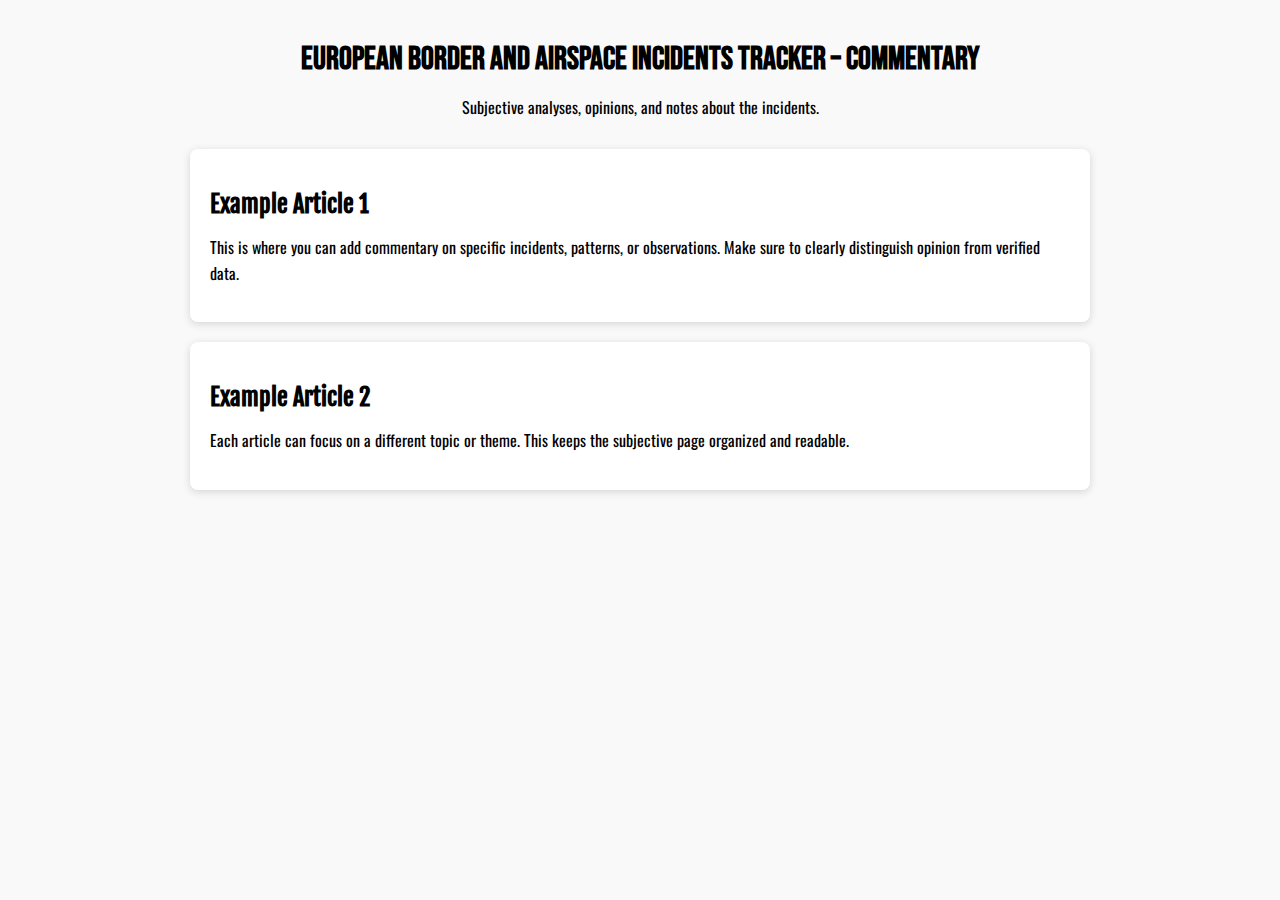
<file: blog.html>
<!DOCTYPE html>
<html lang="en">
<head>
<meta charset="UTF-8">
<title>European Border and Airspace Incidents Tracker – Commentary</title>
<meta name="viewport" content="width=device-width, initial-scale=1.0">

<!-- Google Fonts -->
<link href="https://fonts.googleapis.com/css2?family=Fjalla+One&family=Bebas+Neue&family=Oswald&display=swap" rel="stylesheet">

<style>
html, body {
  margin: 0;
  font-family: Oswald, sans-serif;
  background: #f9f9f9;
  padding: 20px;
}

/* =========================
   HEADER
========================= */
header {
  text-align: center;
  margin-bottom: 30px;
}

header h1 {
  font-family: 'Bebas Neue', sans-serif;
  font-size: 32px;
  margin: 0;
}

/* =========================
   CONTENT
========================= */
.commentary-container {
  max-width: 900px;
  margin: 0 auto;
}

.commentary-article {
  background: #fff;
  padding: 20px;
  margin-bottom: 20px;
  border-radius: 8px;
  box-shadow: 0 2px 8px rgba(0,0,0,0.15);
}

.commentary-article h2 {
  font-family: 'Fjalla One', sans-serif;
  font-size: 24px;
  margin-bottom: 10px;
}

.commentary-article p {
  font-size: 16px;
  line-height: 1.6;
}

/* =========================
   LINKS
========================= */
a {
  color: blue;
  text-decoration: underline;
}
</style>
</head>
<body>

<header>
  <h1>European Border and Airspace Incidents Tracker – Commentary</h1>
  <p>Subjective analyses, opinions, and notes about the incidents.</p>
</header>

<div class="commentary-container">

  <div class="commentary-article">
    <h2>Example Article 1</h2>
    <p>This is where you can add commentary on specific incidents, patterns, or observations. Make sure to clearly distinguish opinion from verified data.</p>
  </div>

  <div class="commentary-article">
    <h2>Example Article 2</h2>
    <p>Each article can focus on a different topic or theme. This keeps the subjective page organized and readable.</p>
  </div>

</div>

</body>
</html>
</file>
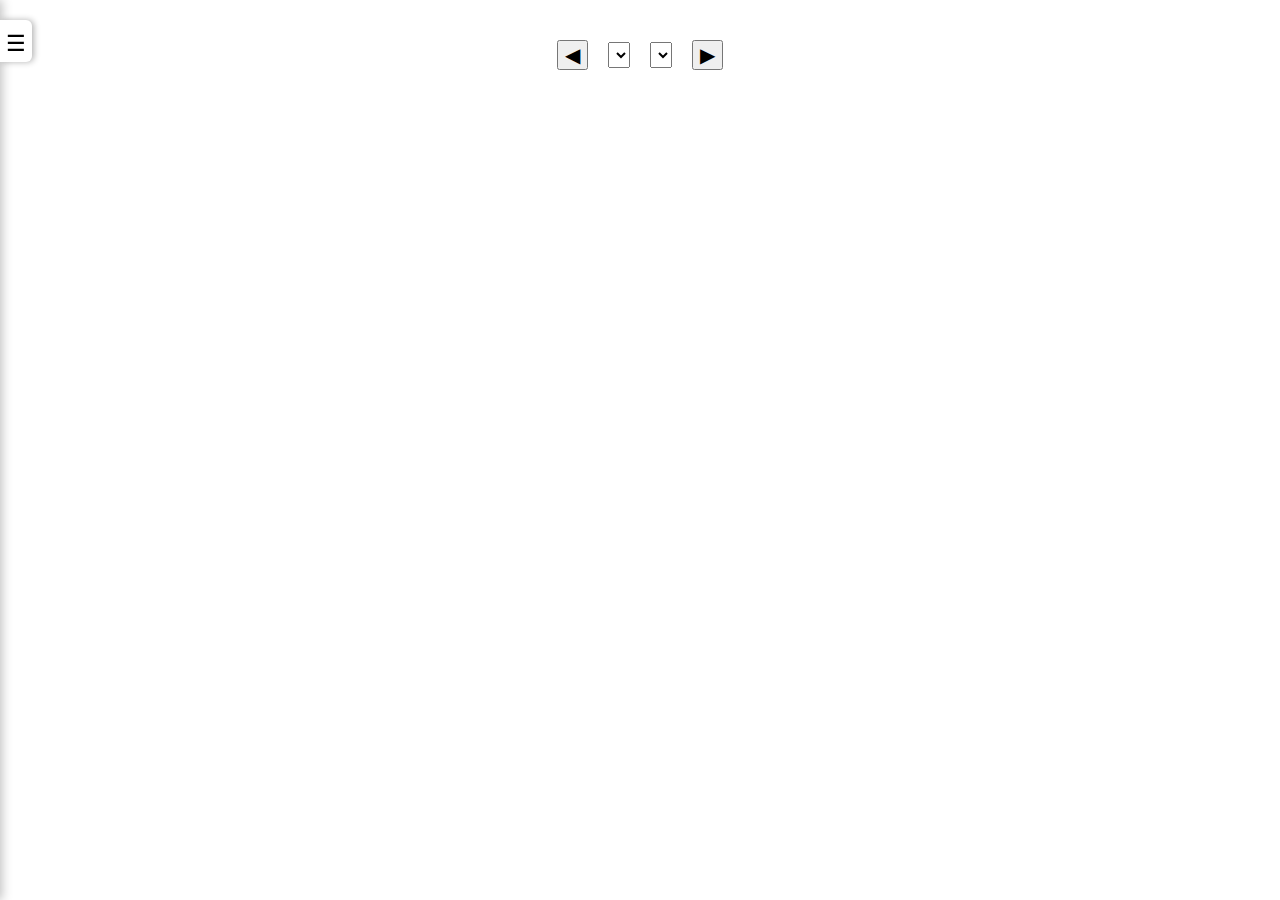
<file: calendar.html>
<!DOCTYPE html>
<html lang="en">
<head>
<meta charset="UTF-8">
<title>Incident Calendar</title>
<meta name="viewport" content="width=device-width, initial-scale=1.0">

<!-- Google Fonts -->
<link href="https://fonts.googleapis.com/css2?family=Fjalla+One&family=Bebas+Neue&family=Oswald&display=swap" rel="stylesheet">

<style>
html, body {
  margin: 0;
  height: 100%;
  font-family: Oswald, sans-serif;
}

/* =========================
   SIDEBAR
   ========================= */
#sidebar {
  position: fixed;
  top: 0;
  left: 0;
  width: 250px;
  height: 100%;
  background: #fff;
  box-shadow: 2px 0 10px rgba(0,0,0,0.25);
  transform: translateX(-250px);
  transition: transform 0.3s ease;
  z-index: 1000;
  font-family: 'Fjalla One', sans-serif;
}

#sidebar.sidebar-open { transform: translateX(0); }

#sidebar-content { padding: 20px; }

#sidebar a {
  display: block;
  margin-bottom: 12px;
  color: #000;
  text-decoration: none;
  font-size: 18px;
}

/* Burger */
#sidebar-handle {
  position: fixed;
  top: 20px;
  left: 0;
  width: 32px;
  height: 42px;
  background: white;
  border-radius: 0 6px 6px 0;
  display: flex;
  align-items: center;
  justify-content: center;
  box-shadow: 2px 0 6px rgba(0,0,0,0.3);
  cursor: pointer;
  font-size: 22px;
  z-index: 1001;
  transition: left 0.3s ease;
}

.sidebar-open + #sidebar-handle { left: 250px; }

/* =========================
   CALENDAR
   ========================= */
#calendar-container {
  display: flex;
  justify-content: center;
  align-items: flex-start;
  height: 100%;
  padding: 40px;
  box-sizing: border-box;
}

#calendar {
  text-align: center;
  max-width: 600px;
  width: 100%;
}

#calendar-header {
  display: flex;
  justify-content: center;
  align-items: center;
  gap: 20px;
  font-family: 'Bebas Neue', sans-serif;
  font-size: 28px;
}

#calendar-header select,
#calendar-header button {
  font-size: 20px;
  cursor: pointer;
}

#calendar-grid {
  margin-top: 20px;
  display: grid;
  grid-template-columns: repeat(7, 1fr);
  gap: 8px;
}

/* Weekdays */
.weekday {
  text-align: center;
  font-weight: bold;
  padding: 8px 0;
}

/* Days */
.day {
  height: 70px;
  border: 1px solid #ccc;
  display: flex;
  align-items: center;
  justify-content: center;
  cursor: default;
  font-size: 16px;
  font-family: Oswald, sans-serif;
  border-radius: 4px;
}

/* Incident colors */
.day.single { background: yellow; }
.day.multi { background: red; color: white; }
</style>
</head>

<body>

<!-- Sidebar -->
<div id="sidebar">
  <div id="sidebar-content">
    <a href="index.html">🗺️ Map</a>
    <a href="calendar.html">📅 Calendar</a>
  </div>
</div>
<div id="sidebar-handle">&#9776;</div>

<!-- Calendar -->
<div id="calendar-container">
  <div id="calendar">
    <div id="calendar-header">
      <button id="prevMonth">◀</button>
      <select id="monthSelect"></select>
      <select id="yearSelect"></select>
      <button id="nextMonth">▶</button>
    </div>
    <div id="calendar-grid"></div>

<div id="unknown-incidents-note" 
     style="margin-top:10px; font-size:14px; color:#555; display:none;">
  * Incidents reported in September 2025 with no exact date
</div>
    
  </div>
</div>

<script>
/* =========================
   SIDEBAR TOGGLE
   ========================= */
const sidebar = document.getElementById('sidebar');
const handle = document.getElementById('sidebar-handle');
handle.addEventListener('click', () => {
  sidebar.classList.toggle('sidebar-open');
  handle.style.left = sidebar.classList.contains('sidebar-open') ? '250px' : '0';
});

/* =========================
   INCIDENT DATA
   ========================= */
const incidentsByDate = {
  '2025-09-15': 1,
  '2025-09-18': 3,
  '2025-10-10': 2,
  '2025-12-20': 1
};

/* =========================
   CALENDAR LOGIC
   ========================= */
const grid = document.getElementById('calendar-grid');
const monthSelect = document.getElementById('monthSelect');
const yearSelect = document.getElementById('yearSelect');
const prevBtn = document.getElementById('prevMonth');
const nextBtn = document.getElementById('nextMonth');
const weekdays = ['Mon','Tue','Wed','Thu','Fri','Sat','Sun'];

const years = [2025, 2026];
const months = ['January','February','March','April','May','June','July','August','September','October','November','December'];

let currentYear = 2025;
let currentMonth = 8; // September 2025

// Populate selects
months.forEach((m,i)=>{
  const option = document.createElement('option');
  option.value = i;
  option.textContent = m;
  monthSelect.appendChild(option);
});
years.forEach(y=>{
  const option = document.createElement('option');
  option.value = y;
  option.textContent = y;
  yearSelect.appendChild(option);
});
monthSelect.value = currentMonth;
yearSelect.value = currentYear;

function updateNavButtons() {
  prevBtn.disabled = (currentYear === 2025 && currentMonth === 8);
  nextBtn.disabled = (currentYear === 2026 && currentMonth === 11);
}

// Show note only in September 2025
const unknownNote = document.getElementById('unknown-incidents-note');
if (currentDate.getFullYear() === 2025 && currentDate.getMonth() === 8) { // 8 = September
  unknownNote.style.display = 'block';
} else {
  unknownNote.style.display = 'none';
}

  const firstDay = new Date(currentYear, currentMonth,1);
  const startOffset = (firstDay.getDay()+6)%7; // Monday=0
  const daysInMonth = new Date(currentYear,currentMonth+1,0).getDate();

  for(let i=0;i<startOffset;i++) grid.appendChild(document.createElement('div'));

  for(let day=1; day<=daysInMonth; day++){
    const el = document.createElement('div');
    el.className='day';
    el.textContent=day;
    const key=`${currentYear}-${String(currentMonth+1).padStart(2,'0')}-${String(day).padStart(2,'0')}`;
    if(incidentsByDate[key]===1) el.classList.add('single');
    if(incidentsByDate[key]>1) el.classList.add('multi');
    grid.appendChild(el);
  }

  monthSelect.value=currentMonth;
  yearSelect.value=currentYear;
  updateNavButtons();
}

// Event listeners
prevBtn.onclick=()=>{
  if(!(currentYear===2025 && currentMonth===8)){
    currentMonth--;
    if(currentMonth<0){ currentMonth=11; currentYear--; }
    renderCalendar();
  }
};
nextBtn.onclick=()=>{
  if(!(currentYear===2026 && currentMonth===11)){
    currentMonth++;
    if(currentMonth>11){ currentMonth=0; currentYear++; }
    renderCalendar();
  }
};

monthSelect.onchange=()=>{ currentMonth=parseInt(monthSelect.value); renderCalendar(); };
yearSelect.onchange=()=>{ currentYear=parseInt(yearSelect.value); renderCalendar(); };

renderCalendar();
</script>

</body>
</html>
</file>
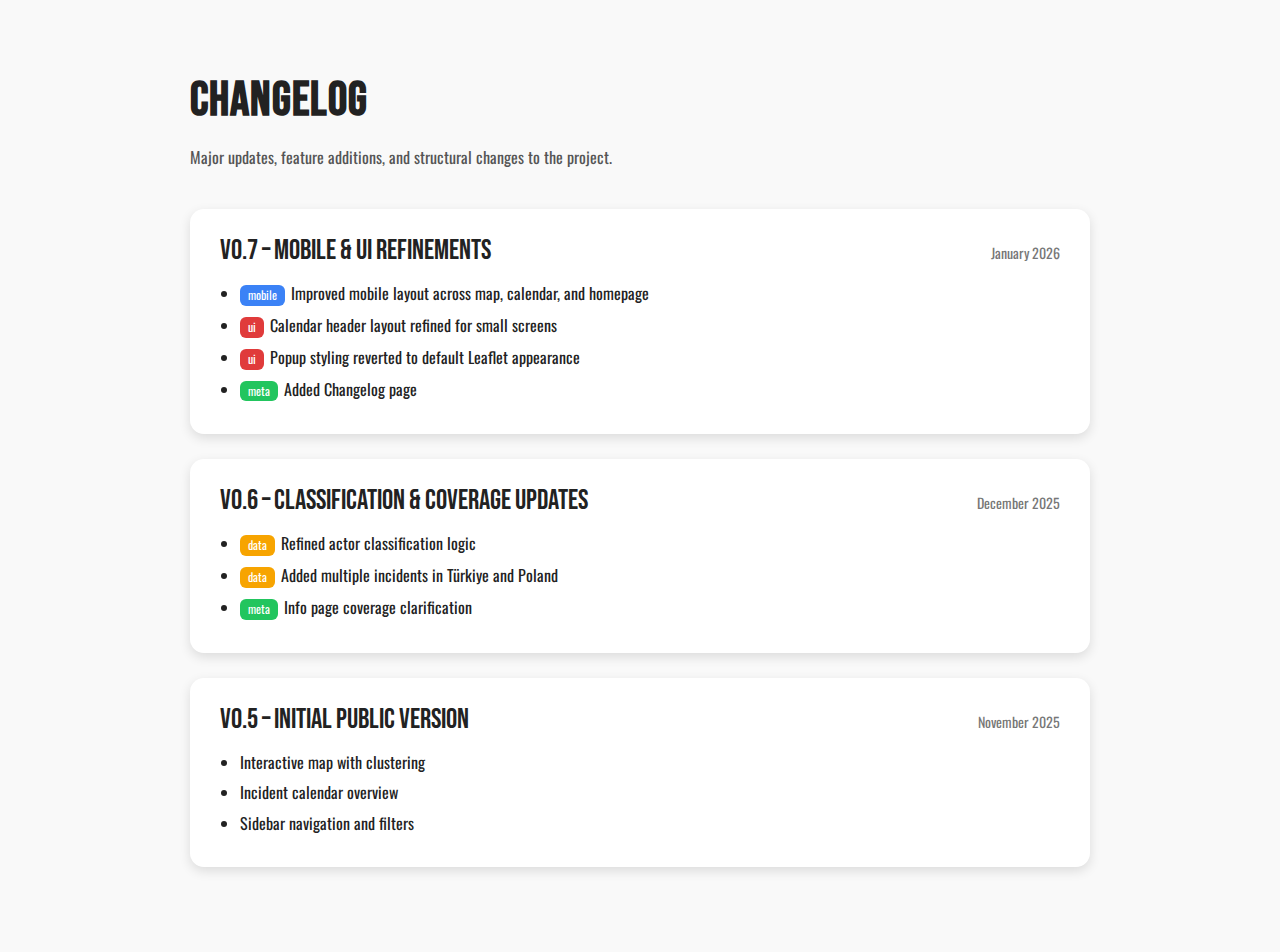
<file: changelog.html>
<!DOCTYPE html>
<html lang="en">
<head>
<meta charset="UTF-8">
<title>Changelog</title>
<meta name="viewport" content="width=device-width, initial-scale=1.0">

<!-- Google Fonts -->
<link href="https://fonts.googleapis.com/css2?family=Bebas+Neue&family=Oswald:wght@400;500&display=swap" rel="stylesheet">

<style>
html, body {
  margin: 0;
  background: #f9f9f9;
  font-family: 'Oswald', sans-serif;
  color: #222;
}

/* ===== Layout ===== */
.container {
  max-width: 900px;
  margin: 0 auto;
  padding: 40px 20px 60px;
}

/* ===== Header ===== */
h1 {
  font-family: 'Bebas Neue', sans-serif;
  font-size: 48px;
  letter-spacing: 1px;
  margin-bottom: 10px;
}

.subtitle {
  color: #555;
  margin-bottom: 40px;
}

/* ===== Release blocks ===== */
.release {
  background: white;
  border-radius: 14px;
  padding: 25px 30px;
  margin-bottom: 25px;
  box-shadow: 0 4px 12px rgba(0,0,0,0.12);
}

.release-header {
  display: flex;
  justify-content: space-between;
  align-items: baseline;
  margin-bottom: 15px;
  flex-wrap: wrap;
}

.release-title {
  font-family: 'Bebas Neue', sans-serif;
  font-size: 28px;
}

.release-date {
  font-size: 14px;
  color: #777;
}

/* ===== Change list ===== */
.release ul {
  padding-left: 20px;
  margin: 0;
}

.release li {
  margin-bottom: 8px;
  line-height: 1.4;
}

/* ===== Tags ===== */
.tag {
  display: inline-block;
  padding: 2px 8px;
  border-radius: 6px;
  font-size: 12px;
  margin-right: 6px;
  color: white;
}

.tag.ui { background: #e03b3b; }
.tag.data { background: #f7a400; }
.tag.mobile { background: #3b82f6; }
.tag.meta { background: #22c55e; }

/* ===== Mobile ===== */
@media (max-width: 600px) {
  h1 { font-size: 40px; }
  .release { padding: 20px; }
  .release-title { font-size: 24px; }
}
</style>
</head>

<body>
<div class="container">

  <h1>Changelog</h1>
  <p class="subtitle">Major updates, feature additions, and structural changes to the project.</p>

  <!-- v0.7 -->
  <div class="release">
    <div class="release-header">
      <div class="release-title">v0.7 – Mobile & UI Refinements</div>
      <div class="release-date">January 2026</div>
    </div>
    <ul>
      <li><span class="tag mobile">mobile</span>Improved mobile layout across map, calendar, and homepage</li>
      <li><span class="tag ui">ui</span>Calendar header layout refined for small screens</li>
      <li><span class="tag ui">ui</span>Popup styling reverted to default Leaflet appearance</li>
      <li><span class="tag meta">meta</span>Added Changelog page</li>
    </ul>
  </div>

  <!-- v0.6 -->
  <div class="release">
    <div class="release-header">
      <div class="release-title">v0.6 – Classification & Coverage Updates</div>
      <div class="release-date">December 2025</div>
    </div>
    <ul>
      <li><span class="tag data">data</span>Refined actor classification logic</li>
      <li><span class="tag data">data</span>Added multiple incidents in Türkiye and Poland</li>
      <li><span class="tag meta">meta</span>Info page coverage clarification</li>
    </ul>
  </div>

  <!-- v0.5 -->
  <div class="release">
    <div class="release-header">
      <div class="release-title">v0.5 – Initial Public Version</div>
      <div class="release-date">November 2025</div>
    </div>
    <ul>
      <li>Interactive map with clustering</li>
      <li>Incident calendar overview</li>
      <li>Sidebar navigation and filters</li>
    </ul>
  </div>

</div>
</body>
</html>
</file>
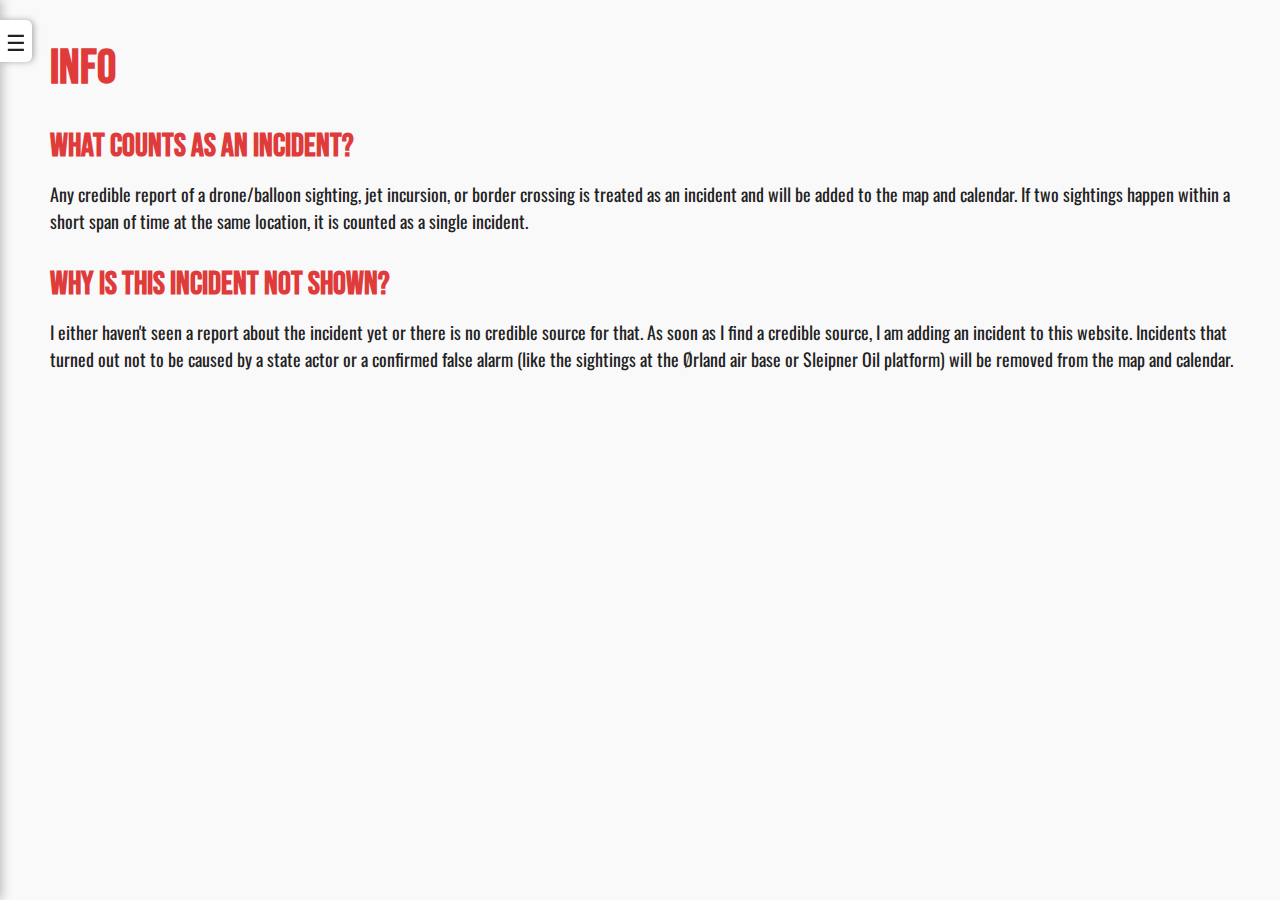
<file: info.html>
<!DOCTYPE html>
<html lang="en">
<head>
<meta charset="UTF-8">
<title>Incident Tracker - Info</title>
<meta name="viewport" content="width=device-width, initial-scale=1.0">

<!-- Google Fonts -->
<link href="https://fonts.googleapis.com/css2?family=Bebas+Neue&family=Oswald&family=Fjalla+One&display=swap" rel="stylesheet">

<style>
/* ===== Reset & Base ===== */
* { box-sizing: border-box; margin: 0; padding: 0; }
body { font-family: 'Oswald', sans-serif; background: #f9f9f9; color: #222; }

/* ===== Sidebar ===== */
#sidebar {
  position: fixed;
  top: 0;
  left: 0;
  width: 250px;
  height: 100%;
  background: #fff;
  box-shadow: 2px 0 10px rgba(0,0,0,0.25);
  transform: translateX(-250px);
  transition: transform 0.3s ease;
  z-index: 1000;
  font-family: 'Fjalla One', sans-serif;
}

#sidebar-content {
  padding: 20px;
}

#sidebar a {
  display: block;
  margin-bottom: 12px;
  color: #000;
  text-decoration: none;
  font-size: 18px;
}

/* Sidebar handle */
#sidebar-handle {
  position: fixed;
  top: 20px;
  left: 0;
  width: 32px;
  height: 42px;
  background: white;
  border-radius: 0 6px 6px 0;
  display: flex;
  align-items: center;
  justify-content: center;
  box-shadow: 2px 0 6px rgba(0,0,0,0.3);
  cursor: pointer;
  font-size: 22px;
  z-index: 1001;
  transition: transform 0.3s ease;
}

/* ===== Main Content ===== */
#main-content {
  margin-left: 20px;
  padding: 40px 30px;
  transition: margin-left 0.3s ease;
}

h1 {
  font-family: 'Bebas Neue', sans-serif;
  font-size: 48px;
  color: #e03b3b;
  margin-bottom: 20px;
}

h2 {
  font-family: 'Bebas Neue', sans-serif;
  font-size: 32px;
  color: #e03b3b;
  margin-top: 30px;
  margin-bottom: 15px;
}

p {
  font-size: 18px;
  margin-bottom: 15px;
  line-height: 1.5;
}

/* ===== Footer ===== */
footer {
  text-align: center;
  padding: 25px;
  font-size: 14px;
  color: #777;
  border-top: 1px solid #ccc;
  margin-top: 50px;
}
</style>
</head>
<body>

<!-- Sidebar -->
<div id="sidebar">
  <div id="sidebar-content">
    <a href="index.html">🏠 Home</a>
    <a href="map.html">🗺️ Map</a>
    <a href="calendar.html">📅 Calendar</a>
    <a href="info.html">ℹ️ Info</a>
  </div>
</div>
<div id="sidebar-handle">&#9776;</div>

<!-- Main Content -->
<div id="main-content">
  <h1>Info</h1>

  <h2>What counts as an incident?</h2>
  <p>Any credible report of a drone/balloon sighting, jet incursion, or border crossing is treated as an incident and will be added to the map and calendar. If two sightings happen within a short span of time at the same location, it is counted as a single incident.</p>

  <h2>Why is this incident not shown?</h2>
  <p>I either haven't seen a report about the incident yet or there is no credible source for that. As soon as I find a credible source, I am adding an incident to this website. Incidents that turned out not to be caused by a state actor or a confirmed false alarm (like the sightings at the Ørland air base or Sleipner Oil platform) will be removed from the map and calendar.</p>
  
</div>

<script>
// Sidebar toggle
const sidebar = document.getElementById('sidebar');
const handle = document.getElementById('sidebar-handle');
const container = document.getElementById('main-content');
let sidebarOpen = false;

handle.addEventListener('click', () => {
  sidebarOpen = !sidebarOpen;
  if(sidebarOpen){
    sidebar.style.transform = 'translateX(0)';
    handle.style.transform = 'translateX(250px)';
    container.style.marginLeft = '270px';
  } else {
    sidebar.style.transform = 'translateX(-250px)';
    handle.style.transform = 'translateX(0)';
    container.style.marginLeft = '20px';
  }
});
</script>

</body>
</html>
</file>
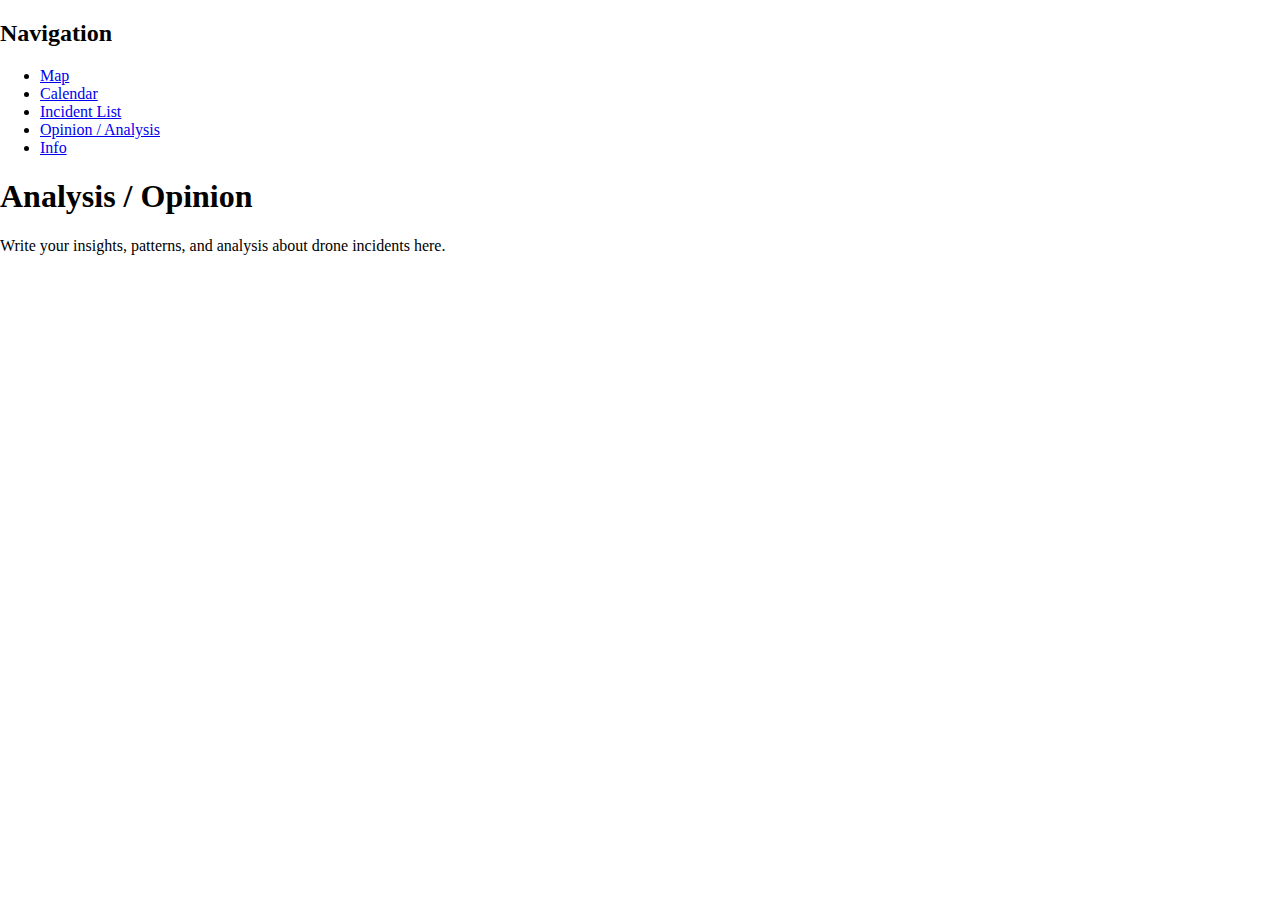
<file: opinion.html>
<!DOCTYPE html>
<html lang="en">
<head>
<meta charset="UTF-8">
<meta name="viewport" content="width=device-width, initial-scale=1.0">
<title>Opinion / Analysis</title>
<link rel="stylesheet" href="css/style.css">
</head>
<body>

<div id="sidebar">
  <h2>Navigation</h2>
  <ul>
    <li><a href="index.html">Map</a></li>
    <li><a href="calendar.html">Calendar</a></li>
    <li><a href="list.html">Incident List</a></li>
    <li><a href="opinion.html">Opinion / Analysis</a></li>
    <li><a href="info.html">Info</a></li>
  </ul>
</div>

<div class="page-content">
  <h1>Analysis / Opinion</h1>
  <p>Write your insights, patterns, and analysis about drone incidents here.</p>
</div>

</body>
</html>
</file>
<file: css/style.css>
html, body {
  margin: 0;
  height: 100%;
}

#map {
  height: 100vh;
  width: 100%;
}

.panel {
  position: absolute;
  background: white;
  border-radius: 6px;
  box-shadow: 0 2px 10px rgba(0,0,0,0.3);
  font-family: sans-serif;
  width: 180px;
  z-index: 1000;
}

.panel-header {
  display: flex;
  justify-content: space-between;
  align-items: center;
  padding: 6px 10px;
  font-weight: bold;
  cursor: pointer;
  background: #f0f0f0;
}

.panel-toggle {
  background: none;
  border: none;
  font-size: 16px;
  cursor: pointer;
}

.panel-content {
  padding: 6px 10px;
}

.collapsed .panel-content {
  display: none;
}

#filters { top: 10px; left: 10px; }
#legend { top: 10px; right: 10px; }

.filter-row, .legend-row {
  display: flex;
  align-items: center;
  margin-bottom: 6px;
}
</file>
